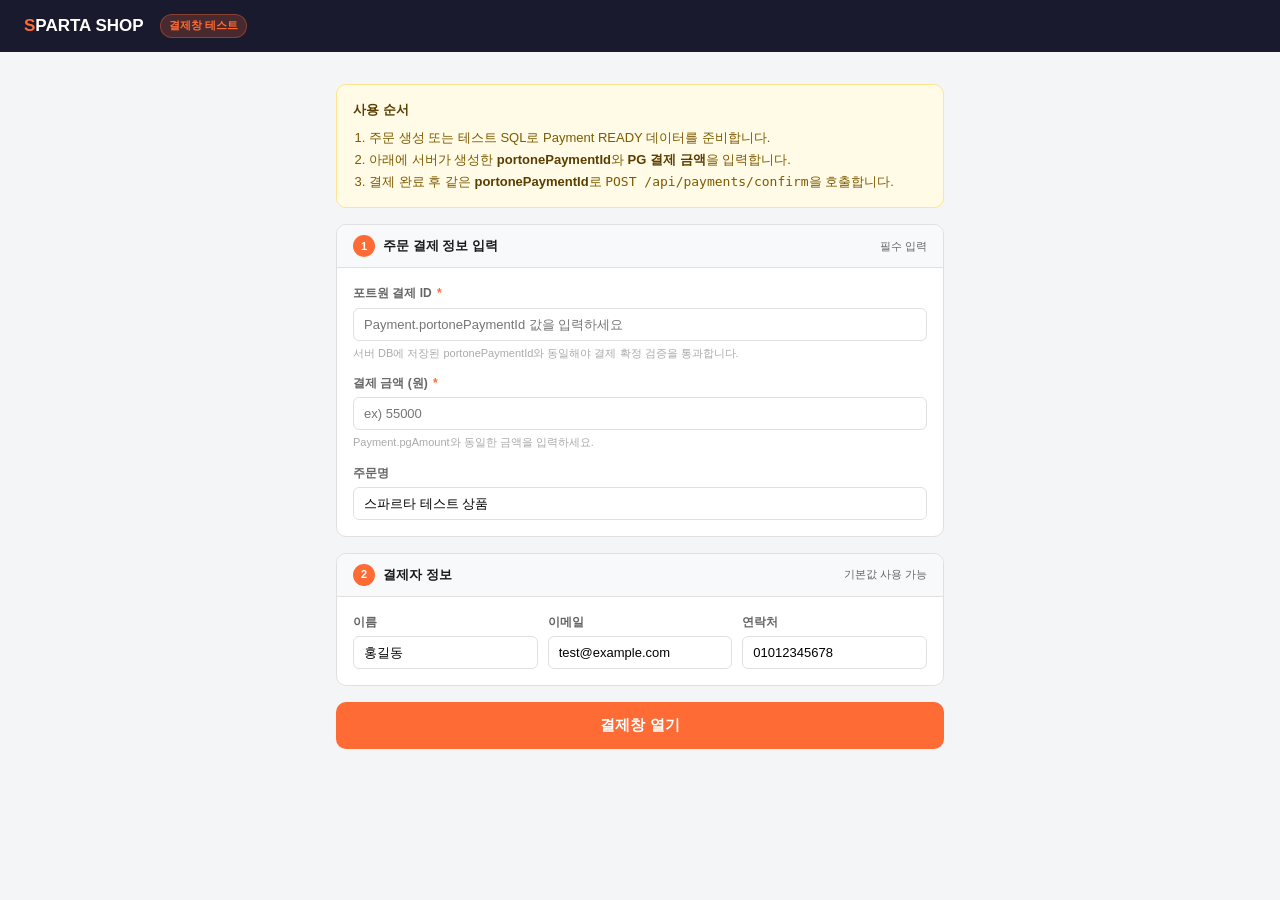
<file: src/main/resources/static/payment-test.html>
<!DOCTYPE html>
<html lang="ko">
<head>
  <meta charset="UTF-8" />
  <meta name="viewport" content="width=device-width, initial-scale=1.0" />
  <title>결제창 테스트</title>
  <script src="https://cdn.portone.io/v2/browser-sdk.js"></script>
  <script src="config.js"></script>
  <style>
    *, *::before, *::after { box-sizing: border-box; margin: 0; padding: 0; }

    :root {
      --primary: #ff6b35;
      --accent: #1a1a2e;
      --success: #00c471;
      --danger: #ff4757;
      --text: #1a1a1a;
      --text-sub: #666;
      --border: #e0e0e0;
      --bg: #f4f5f7;
      --card: #fff;
      --radius: 10px;
      --mono: "SFMono-Regular", Consolas, "Liberation Mono", Menlo, monospace;
    }

    body {
      font-family: -apple-system, BlinkMacSystemFont, "Apple SD Gothic Neo",
                   "Pretendard", "Noto Sans KR", sans-serif;
      background: var(--bg);
      color: var(--text);
      font-size: 14px;
      line-height: 1.6;
      min-height: 100vh;
    }

    header {
      background: var(--accent);
      padding: 0 24px;
      height: 52px;
      display: flex;
      align-items: center;
      gap: 16px;
    }

    .logo {
      font-size: 17px;
      font-weight: 900;
      color: #fff;
      text-decoration: none;
    }

    .logo span { color: var(--primary); }

    .page-badge {
      background: rgba(255, 107, 53, .2);
      color: var(--primary);
      font-size: 11px;
      font-weight: 700;
      padding: 2px 8px;
      border-radius: 20px;
      border: 1px solid rgba(255, 107, 53, .35);
    }

    .container {
      max-width: 640px;
      margin: 32px auto;
      padding: 0 16px 64px;
      display: flex;
      flex-direction: column;
      gap: 16px;
    }

    .guide-banner {
      background: #fffbe6;
      border: 1px solid #ffe58f;
      border-radius: var(--radius);
      padding: 14px 16px;
      font-size: 13px;
      color: #7d5a00;
      line-height: 1.7;
    }

    .guide-banner strong { color: #5a3e00; }
    .guide-banner ol { margin: 6px 0 0 16px; }

    .card {
      background: var(--card);
      border: 1px solid var(--border);
      border-radius: var(--radius);
      overflow: hidden;
    }

    .card-head {
      background: #f8f9fa;
      border-bottom: 1px solid var(--border);
      padding: 10px 16px;
      display: flex;
      align-items: center;
      gap: 8px;
    }

    .step-num {
      width: 22px;
      height: 22px;
      border-radius: 50%;
      background: var(--primary);
      color: #fff;
      font-size: 11px;
      font-weight: 800;
      display: flex;
      align-items: center;
      justify-content: center;
      flex-shrink: 0;
    }

    .card-title {
      font-size: 13px;
      font-weight: 700;
      color: var(--text);
    }

    .card-sub {
      font-size: 11px;
      color: var(--text-sub);
      margin-left: auto;
    }

    .card-body {
      padding: 16px;
      display: flex;
      flex-direction: column;
      gap: 12px;
    }

    .field { display: flex; flex-direction: column; gap: 4px; }
    .field-row { display: grid; grid-template-columns: 1fr 1fr 1fr; gap: 10px; }

    label {
      font-size: 12px;
      font-weight: 600;
      color: var(--text-sub);
    }

    label .required { color: var(--primary); margin-left: 2px; }

    input[type="text"],
    input[type="number"],
    input[type="email"],
    input[type="tel"] {
      border: 1px solid var(--border);
      border-radius: 6px;
      padding: 8px 10px;
      font-size: 13px;
      font-family: inherit;
      outline: none;
      transition: border-color .15s;
      width: 100%;
    }

    input:focus { border-color: var(--primary); }

    .field-hint {
      font-size: 11px;
      color: #aaa;
    }

    #payBtn {
      width: 100%;
      background: var(--primary);
      color: #fff;
      border: none;
      border-radius: var(--radius);
      padding: 14px;
      font-size: 15px;
      font-weight: 800;
      cursor: pointer;
      transition: background .15s, opacity .15s;
    }

    #payBtn:hover { background: #e55a24; }
    #payBtn:disabled { opacity: .55; cursor: not-allowed; }

    #resultPanel { display: none; }
    .result-card-success { border-color: var(--success); }
    .result-card-error { border-color: var(--danger); }

    .result-head-success,
    .result-head-error {
      padding: 10px 16px;
      display: flex;
      align-items: center;
      gap: 8px;
      font-weight: 700;
      font-size: 13px;
    }

    .result-head-success {
      background: #e6faf2;
      border-bottom: 1px solid #b2ecd5;
      color: #007a47;
    }

    .result-head-error {
      background: #fff0f0;
      border-bottom: 1px solid #ffc5c5;
      color: #c0392b;
    }

    .key-field {
      background: #f8f9fa;
      border: 1px solid var(--border);
      border-radius: 8px;
      padding: 12px 14px;
      margin: 14px 16px 0;
    }

    .key-field-label {
      font-size: 11px;
      font-weight: 700;
      color: var(--text-sub);
      margin-bottom: 6px;
      text-transform: uppercase;
      letter-spacing: .5px;
    }

    .key-field-row {
      display: flex;
      align-items: center;
      gap: 8px;
    }

    .key-value {
      font-family: var(--mono);
      font-size: 13px;
      font-weight: 600;
      color: #1a1a2e;
      word-break: break-all;
      flex: 1;
    }

    .copy-btn {
      background: var(--accent);
      color: #fff;
      border: none;
      border-radius: 5px;
      padding: 5px 10px;
      font-size: 11px;
      font-weight: 700;
      cursor: pointer;
      white-space: nowrap;
      transition: background .15s;
      flex-shrink: 0;
    }

    .copy-btn:hover { background: #2d2d4e; }
    .copy-btn.copied { background: var(--success); }

    .next-hint {
      margin: 10px 16px 14px;
      background: #f0f4ff;
      border: 1px solid #c7d7ff;
      border-radius: 7px;
      padding: 10px 12px;
      font-size: 12px;
      color: #3450a3;
      line-height: 1.6;
    }

    .json-section { padding: 0 16px 16px; }

    .json-toggle {
      background: none;
      border: none;
      color: var(--text-sub);
      font-size: 11px;
      cursor: pointer;
      padding: 4px 0;
      display: flex;
      align-items: center;
      gap: 4px;
      margin-top: 10px;
    }

    .json-box {
      background: #1a1a2e;
      color: #a8d8a8;
      font-family: var(--mono);
      font-size: 12px;
      border-radius: 7px;
      padding: 12px 14px;
      overflow-x: auto;
      white-space: pre;
      margin-top: 6px;
      line-height: 1.7;
      display: none;
    }

    .json-box.open { display: block; }

    @media (max-width: 560px) {
      .field-row { grid-template-columns: 1fr; }
      header { padding: 0 16px; }
      .container { margin-top: 20px; }
    }
  </style>
</head>
<body>
<header>
  <a class="logo" href="/"><span>S</span>PARTA SHOP</a>
  <span class="page-badge">결제창 테스트</span>
</header>

<div class="container">
  <div class="guide-banner">
    <strong>사용 순서</strong>
    <ol>
      <li>주문 생성 또는 테스트 SQL로 Payment READY 데이터를 준비합니다.</li>
      <li>아래에 서버가 생성한 <strong>portonePaymentId</strong>와 <strong>PG 결제 금액</strong>을 입력합니다.</li>
      <li>결제 완료 후 같은 <strong>portonePaymentId</strong>로 <code>POST /api/payments/confirm</code>을 호출합니다.</li>
    </ol>
  </div>

  <div class="card">
    <div class="card-head">
      <div class="step-num">1</div>
      <span class="card-title">주문 결제 정보 입력</span>
      <span class="card-sub">필수 입력</span>
    </div>
    <div class="card-body">
      <div class="field">
        <label>포트원 결제 ID <span class="required">*</span></label>
        <input type="text" id="portonePaymentId" placeholder="Payment.portonePaymentId 값을 입력하세요" />
        <span class="field-hint">서버 DB에 저장된 portonePaymentId와 동일해야 결제 확정 검증을 통과합니다.</span>
      </div>
      <div class="field">
        <label>결제 금액 (원) <span class="required">*</span></label>
        <input type="number" id="amount" placeholder="ex) 55000" min="100" />
        <span class="field-hint">Payment.pgAmount와 동일한 금액을 입력하세요.</span>
      </div>
      <div class="field">
        <label>주문명</label>
        <input type="text" id="orderName" value="스파르타 테스트 상품" />
      </div>
    </div>
  </div>

  <div class="card">
    <div class="card-head">
      <div class="step-num">2</div>
      <span class="card-title">결제자 정보</span>
      <span class="card-sub">기본값 사용 가능</span>
    </div>
    <div class="card-body">
      <div class="field-row">
        <div class="field">
          <label>이름</label>
          <input type="text" id="payerName" value="홍길동" />
        </div>
        <div class="field">
          <label>이메일</label>
          <input type="email" id="payerEmail" value="test@example.com" />
        </div>
        <div class="field">
          <label>연락처</label>
          <input type="tel" id="payerPhone" value="01012345678" />
        </div>
      </div>
    </div>
  </div>

  <button id="payBtn" onclick="openPayment()">결제창 열기</button>

  <div class="card" id="resultPanel">
    <div id="successResult" style="display:none">
      <div class="result-head-success">결제 완료: PortOne 콜백을 받았습니다</div>
      <div class="key-field">
        <div class="key-field-label">portonePaymentId: 결제 확정 API에 사용</div>
        <div class="key-field-row">
          <span class="key-value" id="resultPaymentId">-</span>
          <button class="copy-btn" onclick="copyValue('resultPaymentId', this)">복사</button>
        </div>
      </div>
      <div class="next-hint">
        위 <code>portonePaymentId</code>를 사용해서 <code>POST /api/payments/confirm</code>을 호출하세요.
      </div>
      <div class="json-section">
        <button class="json-toggle" onclick="toggleJson(this, 'successJson')">▶ PortOne 응답 전체 보기</button>
        <pre class="json-box" id="successJson"></pre>
      </div>
    </div>

    <div id="errorResult" style="display:none">
      <div class="result-head-error">결제 실패 또는 취소</div>
      <div class="json-section">
        <button class="json-toggle" onclick="toggleJson(this, 'errorJson')" style="margin-top:10px">▶ 오류 응답 보기</button>
        <pre class="json-box" id="errorJson"></pre>
      </div>
    </div>
  </div>
</div>

<script>
  async function openPayment() {
    const portonePaymentId = document.getElementById("portonePaymentId").value.trim();
    const amountRaw = document.getElementById("amount").value;
    const orderName = document.getElementById("orderName").value.trim() || "스파르타 테스트 상품";
    const fullName = document.getElementById("payerName").value.trim() || "홍길동";
    const email = document.getElementById("payerEmail").value.trim() || "test@example.com";
    const phoneNumber = document.getElementById("payerPhone").value.trim() || "01012345678";

    if (!portonePaymentId) {
      alert("포트원 결제 ID를 입력하세요.");
      return;
    }

    const amount = parseInt(amountRaw, 10);
    if (!amount || amount < 100) {
      alert("결제 금액을 올바르게 입력하세요. 최소 100원입니다.");
      return;
    }

    const btn = document.getElementById("payBtn");
    btn.disabled = true;
    btn.textContent = "결제창 여는 중...";
    hideResult();

    try {
      const config = await CONFIG.load();
      console.log("PortOne config:", config);
      const response = await PortOne.requestPayment({
        storeId: config.storeId,
        channelKey: config.channelKey,
        paymentId: portonePaymentId,
        orderName,
        totalAmount: amount,
        currency: "CURRENCY_KRW",
        payMethod: "CARD",
        customer: { fullName, email, phoneNumber }
      });

      showSuccess(response);
    } catch (e) {
      console.error("PortOne payment error:", e);
      showError(e);
    } finally {
      btn.disabled = false;
      btn.textContent = "결제창 열기";
    }
  }

  function showSuccess(response) {
    document.getElementById("resultPanel").style.display = "block";
    document.getElementById("successResult").style.display = "block";
    document.getElementById("errorResult").style.display = "none";
    document.getElementById("resultPaymentId").textContent = response.paymentId || "(paymentId 없음)";
    document.getElementById("successJson").textContent = JSON.stringify(response, null, 2);
  }

  function showError(e) {
    document.getElementById("resultPanel").style.display = "block";
    document.getElementById("successResult").style.display = "none";
    document.getElementById("errorResult").style.display = "block";

    const payload = normalizeError(e);
    document.getElementById("errorJson").textContent = JSON.stringify(payload, null, 2);
    document.getElementById("errorJson").classList.add("open");

    const toggle = document.querySelector("#errorResult .json-toggle");
    if (toggle) {
      toggle.textContent = "▼ 오류 응답 보기";
    }
  }

  function normalizeError(e) {
    if (!e || typeof e !== "object") {
      return { message: String(e) };
    }

    const payload = {
      name: e.name,
      message: e.message,
      code: e.code,
      type: e.type,
      reason: e.reason,
      details: e.details,
      response: e.response,
      stack: e.stack
    };

    for (const key of Object.getOwnPropertyNames(e)) {
      payload[key] = e[key];
    }

    return Object.fromEntries(
            Object.entries(payload).filter(([, value]) => value !== undefined)
    );
  }

  function hideResult() {
    document.getElementById("resultPanel").style.display = "none";
    document.getElementById("successResult").style.display = "none";
    document.getElementById("errorResult").style.display = "none";
    document.querySelectorAll(".json-box").forEach(el => el.classList.remove("open"));
  }

  function toggleJson(btn, targetId) {
    const box = document.getElementById(targetId);
    const open = box.classList.toggle("open");
    btn.textContent = (open ? "▼ " : "▶ ") + btn.textContent.slice(2);
  }

  function copyValue(id, btn) {
    const text = document.getElementById(id).textContent;
    navigator.clipboard.writeText(text).then(() => {
      btn.textContent = "복사됨";
      btn.classList.add("copied");
      setTimeout(() => {
        btn.textContent = "복사";
        btn.classList.remove("copied");
      }, 1800);
    });
  }
</script>
</body>
</html>
</file>
